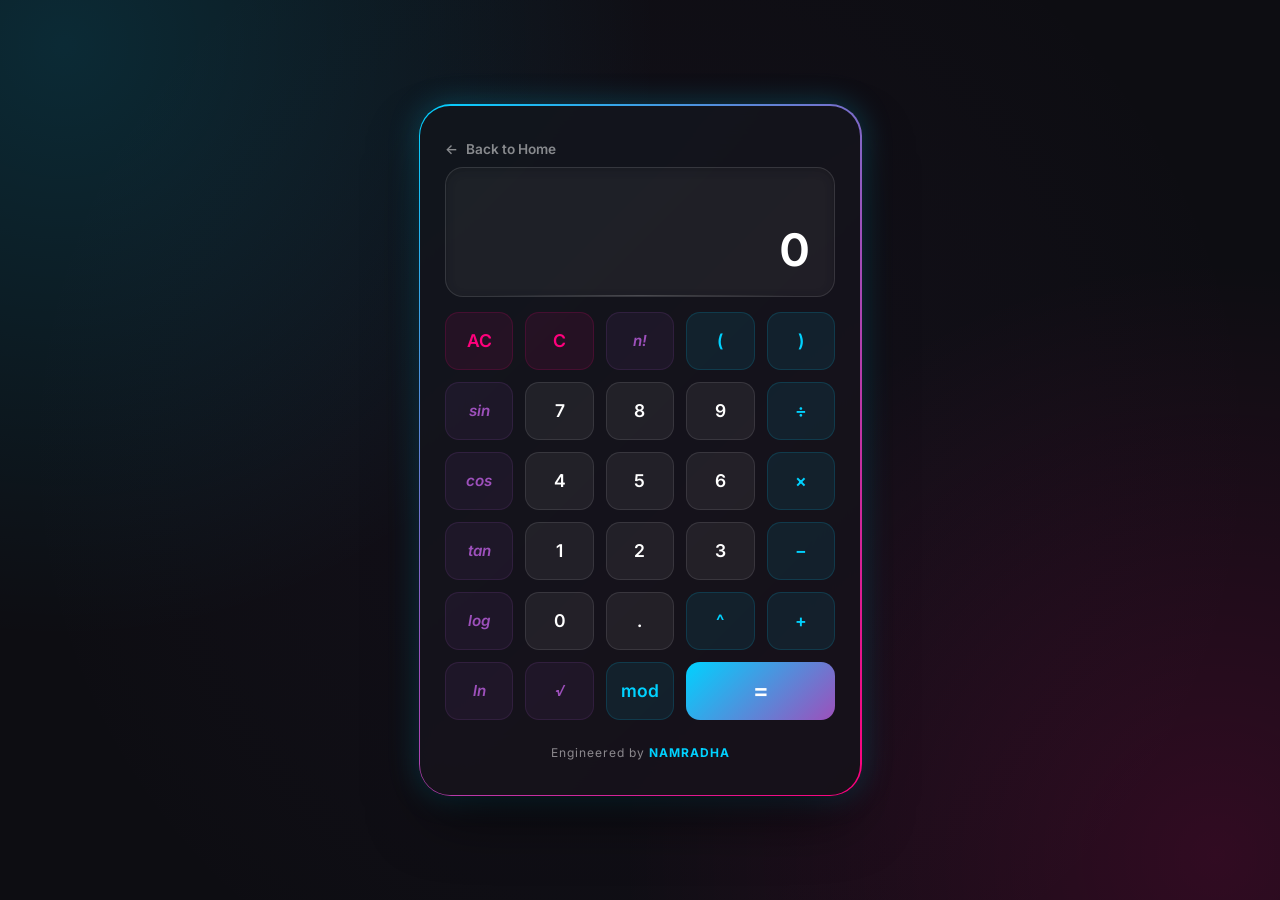
<file: index.html>
<!DOCTYPE html>
<html lang="en">

<head>
    <meta charset="UTF-8">
    <meta name="viewport" content="width=device-width, initial-scale=1.0">
    <title>Interactive Scientific Glass Calculator</title>
    <link rel="stylesheet" href="style.css">
    <link rel="preconnect" href="https://fonts.googleapis.com">
    <link rel="preconnect" href="https://fonts.gstatic.com" crossorigin>
    <link href="https://fonts.googleapis.com/css2?family=Inter:wght@400;600;700&display=swap" rel="stylesheet">
</head>

<body>
    <div class="calculator-wrapper">
        <div class="calculator">
            <a href="home.html" class="home-link">
                <span>←</span> Back to Home
            </a>
            <div class="display">
                <div class="history" id="history"></div>
                <div class="current-value" id="display">0</div>
            </div>

            <div class="keys">
                <!-- Row 1 -->
                <button class="clear" data-action="all-clear">AC</button>
                <button class="clear" data-action="clear">C</button>
                <button class="func" data-func="fact">n!</button>
                <button class="operator" data-action="bracket-open">(</button>
                <button class="operator" data-action="bracket-close">)</button>

                <!-- Row 2 -->
                <button class="func" data-func="sin">sin</button>
                <button data-num="7">7</button>
                <button data-num="8">8</button>
                <button data-num="9">9</button>
                <button class="operator" data-op="/">÷</button>

                <!-- Row 3 -->
                <button class="func" data-func="cos">cos</button>
                <button data-num="4">4</button>
                <button data-num="5">5</button>
                <button data-num="6">6</button>
                <button class="operator" data-op="*">×</button>

                <!-- Row 4 -->
                <button class="func" data-func="tan">tan</button>
                <button data-num="1">1</button>
                <button data-num="2">2</button>
                <button data-num="3">3</button>
                <button class="operator" data-op="-">−</button>

                <!-- Row 5 -->
                <button class="func" data-func="log">log</button>
                <button data-num="0">0</button>
                <button data-num=".">.</button>
                <button class="operator" data-op="^">^</button>
                <button class="operator" data-op="+">+</button>

                <!-- Row 6 -->
                <button class="func" data-func="ln">ln</button>
                <button class="func" data-func="sqrt">√</button>
                <button class="operator" data-op="%">mod</button>
                <button class="equals" data-action="calculate">=</button>
            </div>
            <div class="calculator-footer">
                Engineered by <strong>NAMRADHA</strong>
            </div>
        </div>
    </div>
    <script src="script.js"></script>
</body>

</html>
</file>
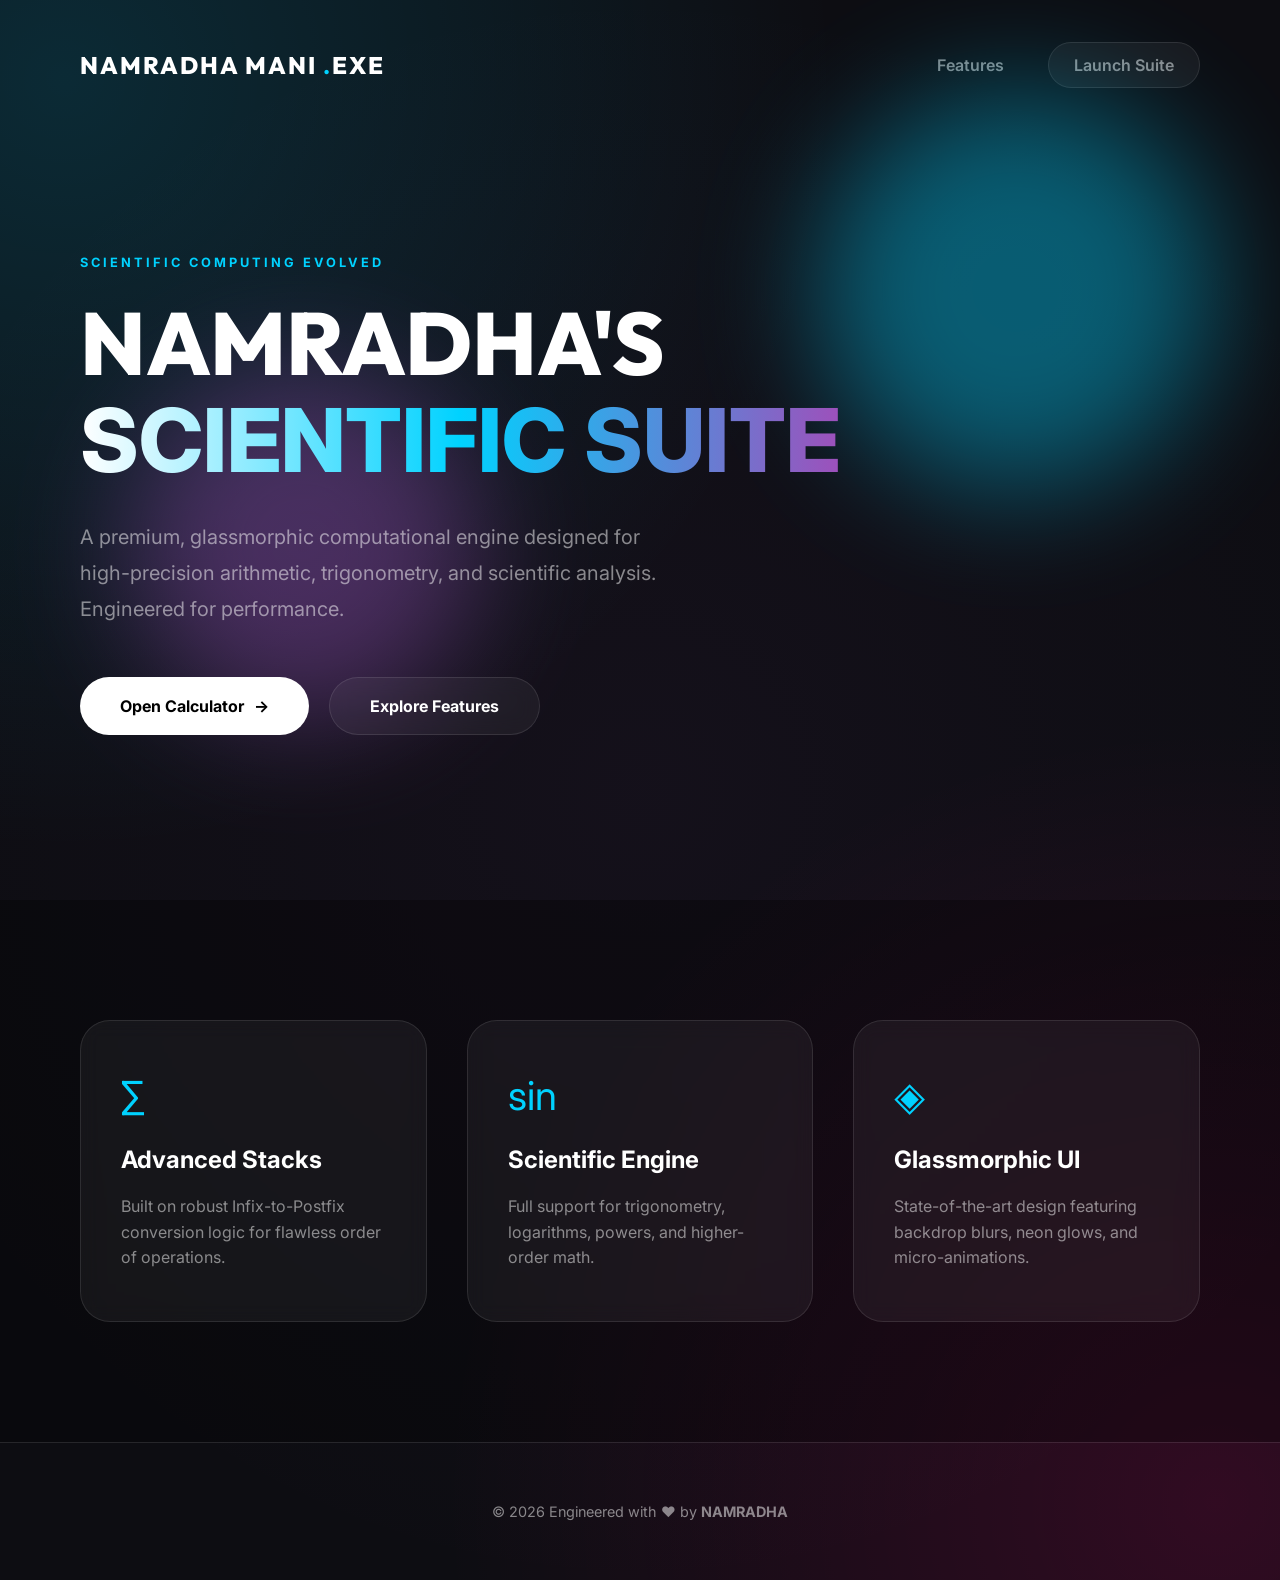
<file: home.html>
<!DOCTYPE html>
<html lang="en">

<head>
    <meta charset="UTF-8">
    <meta name="viewport" content="width=device-width, initial-scale=1.0">
    <title>NAMRADHA'S SCIENTIFIC SUITE</title>
    <link rel="stylesheet" href="style.css">
    <link rel="preconnect" href="https://fonts.googleapis.com">
    <link rel="preconnect" href="https://fonts.gstatic.com" crossorigin>
    <link
        href="https://fonts.googleapis.com/css2?family=Inter:wght@400;600;700;800&family=Outfit:wght@400;700&display=swap"
        rel="stylesheet">
</head>

<body class="home-page">
    <div class="hero-container">
        <header class="glass-nav">
            <div class="logo">NAMRADHA MANI <span>.</span>EXE</div>
            <nav>
                <a href="#features">Features</a>
                <a href="index.html" class="nav-cta">Launch Suite</a>
            </nav>
        </header>

        <main class="hero-content">
            <div class="badge neon-pulse">SCIENTIFIC COMPUTING EVOLVED</div>
            <h1 class="hero-title">
                NAMRADHA'S <br>
                <span class="gradient-text">SCIENTIFIC SUITE</span>
            </h1>
            <p class="hero-subtitle">
                A premium, glassmorphic computational engine designed for high-precision arithmetic,
                trigonometry, and scientific analysis. Engineered for performance.
            </p>

            <div class="hero-actions">
                <a href="index.html" class="btn btn-primary">
                    <span class="btn-text">Open Calculator</span>
                    <span class="btn-icon">→</span>
                </a>
                <a href="#features" class="btn btn-secondary">Explore Features</a>
            </div>
        </main>

        <div class="floating-elements">
            <div class="float-circle blue"></div>
            <div class="float-circle purple"></div>
            <div class="float-circle pink"></div>
        </div>
    </div>

    <section id="features" class="features-grid">
        <div class="feature-card">
            <div class="feature-icon">∑</div>
            <h3>Advanced Stacks</h3>
            <p>Built on robust Infix-to-Postfix conversion logic for flawless order of operations.</p>
        </div>
        <div class="feature-card">
            <div class="feature-icon">sin</div>
            <h3>Scientific Engine</h3>
            <p>Full support for trigonometry, logarithms, powers, and higher-order math.</p>
        </div>
        <div class="feature-card">
            <div class="feature-icon">◈</div>
            <h3>Glassmorphic UI</h3>
            <p>State-of-the-art design featuring backdrop blurs, neon glows, and micro-animations.</p>
        </div>
    </section>

    <footer class="home-footer">
        <p>© 2026 Engineered with ❤️ by <strong>NAMRADHA</strong></p>
    </footer>

    <script>
        // Smooth scroll for anchor links
        document.querySelectorAll('a[href^="#"]').forEach(anchor => {
            anchor.addEventListener('click', function (e) {
                e.preventDefault();
                document.querySelector(this.getAttribute('href')).scrollIntoView({
                    behavior: 'smooth'
                });
            });
        });
    </script>
</body>

</html>
</file>
<file: style.css>
* {
    margin: 0;
    padding: 0;
    box-sizing: border-box;
    font-family: 'Inter', system-ui, -apple-system, sans-serif;
}

:root {
    --bg-color: #0d0d12;
    --glass-bg: rgba(255, 255, 255, 0.05);
    --glass-border: rgba(255, 255, 255, 0.1);
    --neon-blue: #00d2ff;
    --neon-purple: #9d50bb;
    --neon-pink: #ff007c;
    --text-primary: #ffffff;
    --text-secondary: rgba(255, 255, 255, 0.5);
    --accent-gradient: linear-gradient(135deg, var(--neon-blue), var(--neon-purple));
    --hero-gradient: linear-gradient(to right, #ffffff, var(--neon-blue));
    --button-bg: rgba(255, 255, 255, 0.06);
    --button-hover: rgba(255, 255, 255, 0.12);
    --shadow-glow: 0 0 30px rgba(0, 210, 255, 0.25);
}

body {
    background-color: var(--bg-color);
    background-image:
        radial-gradient(circle at 5% 5%, rgba(0, 210, 255, 0.15) 0%, transparent 40%),
        radial-gradient(circle at 95% 95%, rgba(255, 0, 124, 0.15) 0%, transparent 40%),
        radial-gradient(circle at 50% 50%, rgba(157, 80, 187, 0.05) 0%, transparent 80%);
    min-height: 100vh;
    display: flex;
    justify-content: center;
    align-items: center;
    overflow-x: hidden;
}

body.home-page {
    display: block;
    overflow-y: auto;
    scroll-behavior: smooth;
}

.calculator-wrapper {
    position: relative;
    padding: 1.5px;
    border-radius: 32px;
    background: linear-gradient(135deg, var(--neon-blue), var(--neon-purple), var(--neon-pink));
    box-shadow: 0 30px 60px -12px rgba(0, 0, 0, 0.6), var(--shadow-glow);
    animation: glow-pulse 5s infinite alternate;
}

@keyframes glow-pulse {
    from {
        box-shadow: 0 30px 60px -12px rgba(0, 0, 0, 0.6), 0 0 20px rgba(0, 210, 255, 0.15);
    }

    to {
        box-shadow: 0 30px 60px -12px rgba(0, 0, 0, 0.6), 0 0 40px rgba(157, 80, 187, 0.25);
    }
}

/* Home Page Specific Styles */
.hero-container {
    min-height: 100vh;
    padding: 20px 80px;
    display: flex;
    flex-direction: column;
    position: relative;
}

.glass-nav {
    display: flex;
    justify-content: space-between;
    align-items: center;
    padding: 30px 0;
}

.logo {
    font-family: 'Outfit', sans-serif;
    font-size: 1.5rem;
    font-weight: 800;
    color: white;
    letter-spacing: 2px;
}

.logo span {
    color: var(--neon-blue);
    animation: neon-pulse 1.5s infinite alternate;
}

@keyframes neon-pulse {
    from {
        text-shadow: 0 0 5px var(--neon-blue), 0 0 10px var(--neon-blue);
    }

    to {
        text-shadow: 0 0 10px var(--neon-blue), 0 0 20px var(--neon-blue);
    }
}

nav a {
    color: var(--text-secondary);
    text-decoration: none;
    margin-left: 40px;
    font-weight: 600;
    transition: color 0.3s;
}

nav a:hover {
    color: white;
}

nav a.nav-cta {
    background: var(--glass-bg);
    border: 1px solid var(--glass-border);
    padding: 12px 25px;
    border-radius: 50px;
}

.hero-content {
    flex: 1;
    display: flex;
    flex-direction: column;
    justify-content: center;
    max-width: 800px;
    z-index: 10;
    animation: slide-up 1s cubic-bezier(0.2, 0.8, 0.2, 1);
}

@keyframes slide-up {
    from {
        opacity: 0;
        transform: translateY(40px);
    }

    to {
        opacity: 1;
        transform: translateY(0);
    }
}

.badge {
    color: var(--neon-blue);
    font-size: 0.8rem;
    font-weight: 700;
    letter-spacing: 3px;
    margin-bottom: 25px;
}

.hero-title {
    font-family: 'Outfit', sans-serif;
    font-size: 5.5rem;
    font-weight: 800;
    line-height: 1.1;
    margin-bottom: 30px;
    color: white;
}

.gradient-text {
    background: linear-gradient(to right, #fff, var(--neon-blue), var(--neon-purple));
    background-clip: text;
    -webkit-background-clip: text;
    -webkit-text-fill-color: transparent;
}

.hero-subtitle {
    font-size: 1.25rem;
    color: var(--text-secondary);
    max-width: 600px;
    line-height: 1.8;
    margin-bottom: 50px;
}

.hero-actions {
    display: flex;
    gap: 20px;
}

.btn {
    padding: 18px 40px;
    border-radius: 50px;
    text-decoration: none;
    font-weight: 700;
    font-size: 1rem;
    transition: all 0.3s cubic-bezier(0.4, 0, 0.2, 1);
    display: flex;
    align-items: center;
    gap: 10px;
}

.btn-primary {
    background: white;
    color: black;
}

.btn-primary:hover {
    transform: scale(1.05);
    box-shadow: 0 15px 30px rgba(255, 255, 255, 0.2);
}

.btn-secondary {
    background: var(--glass-bg);
    border: 1px solid var(--glass-border);
    color: white;
    backdrop-filter: blur(10px);
}

.btn-secondary:hover {
    background: var(--button-hover);
    border-color: rgba(255, 255, 255, 0.3);
}

/* Floating Animation Elements */
.float-circle {
    position: absolute;
    border-radius: 50%;
    filter: blur(60px);
    z-index: 1;
    opacity: 0.4;
    animation: float 20s infinite alternate;
}

.float-circle.blue {
    width: 400px;
    height: 400px;
    background: var(--neon-blue);
    top: 10%;
    right: 5%;
    animation-delay: -2s;
}

.float-circle.purple {
    width: 350px;
    height: 350px;
    background: var(--neon-purple);
    bottom: 20%;
    left: 10%;
    animation-delay: -5s;
}

@keyframes float {
    0% {
        transform: translate(0, 0) rotate(0deg);
    }

    100% {
        transform: translate(60px, 40px) rotate(10deg);
    }
}

/* Features Section */
.features-grid {
    display: grid;
    grid-template-columns: repeat(3, 1fr);
    gap: 40px;
    padding: 120px 80px;
    background: rgba(0, 0, 0, 0.3);
}

.feature-card {
    background: var(--glass-bg);
    border: 1px solid var(--glass-border);
    padding: 50px 40px;
    border-radius: 30px;
    transition: transform 0.3s;
    backdrop-filter: blur(10px);
}

.feature-card:hover {
    transform: translateY(-15px);
    border-color: rgba(255, 255, 255, 0.2);
}

.feature-icon {
    font-size: 2.5rem;
    color: var(--neon-blue);
    margin-bottom: 25px;
}

.feature-card h3 {
    font-size: 1.5rem;
    margin-bottom: 20px;
    color: white;
}

.feature-card p {
    color: var(--text-secondary);
    line-height: 1.6;
}

.home-footer {
    padding: 60px 80px;
    text-align: center;
    border-top: 1px solid var(--glass-border);
}

.home-footer p {
    color: var(--text-secondary);
    font-size: 0.9rem;
}

.home-link {
    display: inline-flex;
    align-items: center;
    gap: 8px;
    text-decoration: none;
    color: var(--text-secondary);
    font-size: 0.9rem;
    font-weight: 600;
    margin-bottom: 15px;
    transition: color 0.3s;
}

.home-link:hover {
    color: var(--neon-blue);
}

@media (max-width: 1024px) {
    .hero-title {
        font-size: 4rem;
    }

    .features-grid {
        grid-template-columns: 1fr;
    }

    .hero-container {
        padding: 20px 40px;
    }
}

.calculator {
    background: rgba(18, 18, 24, 0.98);
    backdrop-filter: blur(25px);
    width: 440px;
    border-radius: 30px;
    padding: 35px 25px;
    display: flex;
    flex-direction: column;
    gap: 15px;
}

.home-link {
    display: inline-flex;
    align-items: center;
    gap: 8px;
    text-decoration: none;
    color: var(--text-secondary);
    font-size: 0.85rem;
    font-weight: 600;
    transition: color 0.3s;
    margin-bottom: -5px;
}

.home-link:hover {
    color: var(--neon-blue);
}

.display {
    background: var(--glass-bg);
    border: 1px solid var(--glass-border);
    border-radius: 18px;
    padding: 20px 25px;
    text-align: right;
    min-height: 130px;
    display: flex;
    flex-direction: column;
    justify-content: flex-end;
    gap: 4px;
    position: relative;
    overflow: hidden;
    box-shadow: inset 0 2px 10px rgba(0, 0, 0, 0.2);
}

.calculator-footer {
    text-align: center;
    font-size: 0.75rem;
    color: var(--text-secondary);
    letter-spacing: 1px;
    margin-top: 10px;
}

.calculator-footer strong {
    color: var(--neon-blue);
    font-weight: 700;
}

.display::after {
    content: '';
    position: absolute;
    bottom: 0;
    left: 10%;
    right: 10%;
    height: 1px;
    background: linear-gradient(90deg, transparent, rgba(255, 255, 255, 0.2), transparent);
}

.history {
    font-size: 0.95rem;
    color: var(--text-secondary);
    min-height: 1.2rem;
    overflow-x: auto;
    white-space: nowrap;
    scrollbar-width: none;
    letter-spacing: 0.5px;
}

.current-value {
    font-size: 2.8rem;
    font-weight: 700;
    color: var(--text-primary);
    word-wrap: break-word;
    word-break: break-all;
    line-height: 1.1;
}

.keys {
    display: grid;
    grid-template-columns: repeat(5, 1fr);
    gap: 12px;
}

button {
    height: 58px;
    border-radius: 14px;
    border: 1px solid var(--glass-border);
    background: var(--button-bg);
    color: var(--text-primary);
    font-size: 1.1rem;
    font-weight: 600;
    cursor: pointer;
    transition: all 0.2s cubic-bezier(0.4, 0, 0.2, 1);
    display: flex;
    justify-content: center;
    align-items: center;
    position: relative;
    overflow: hidden;
}

button:hover {
    background: var(--button-hover);
    transform: translateY(-2px);
    border-color: rgba(255, 255, 255, 0.2);
}

button:active {
    transform: scale(0.96);
}

button.operator {
    color: var(--neon-blue);
    background: rgba(0, 210, 255, 0.08);
    border-color: rgba(0, 210, 255, 0.15);
}

button.operator:hover {
    box-shadow: 0 0 15px rgba(0, 210, 255, 0.3);
}

button.func {
    color: var(--neon-purple);
    background: rgba(157, 80, 187, 0.08);
    border-color: rgba(157, 80, 187, 0.15);
    font-size: 0.95rem;
    font-style: italic;
}

button.func:hover {
    box-shadow: 0 0 15px rgba(157, 80, 187, 0.3);
}

button.clear {
    color: var(--neon-pink);
    background: rgba(255, 0, 124, 0.08);
    border-color: rgba(255, 0, 124, 0.15);
}

button.equals {
    background: var(--accent-gradient);
    color: white;
    grid-column: span 2;
    border: none;
    font-size: 1.5rem;
}

button.equals:hover {
    box-shadow: 0 0 25px rgba(157, 80, 187, 0.5);
}

/* Glass shine effect */
button::before {
    content: '';
    position: absolute;
    top: -50%;
    left: -50%;
    width: 200%;
    height: 200%;
    background: radial-gradient(circle, rgba(255, 255, 255, 0.05) 0%, transparent 60%);
    opacity: 0;
    transition: opacity 0.3s;
    pointer-events: none;
}

button:hover::before {
    opacity: 1;
}

@media (max-width: 480px) {
    .calculator {
        width: 100vw;
        height: 100vh;
        border-radius: 0;
    }

    .calculator-wrapper {
        padding: 0;
        border-radius: 0;
    }
}
</file>
